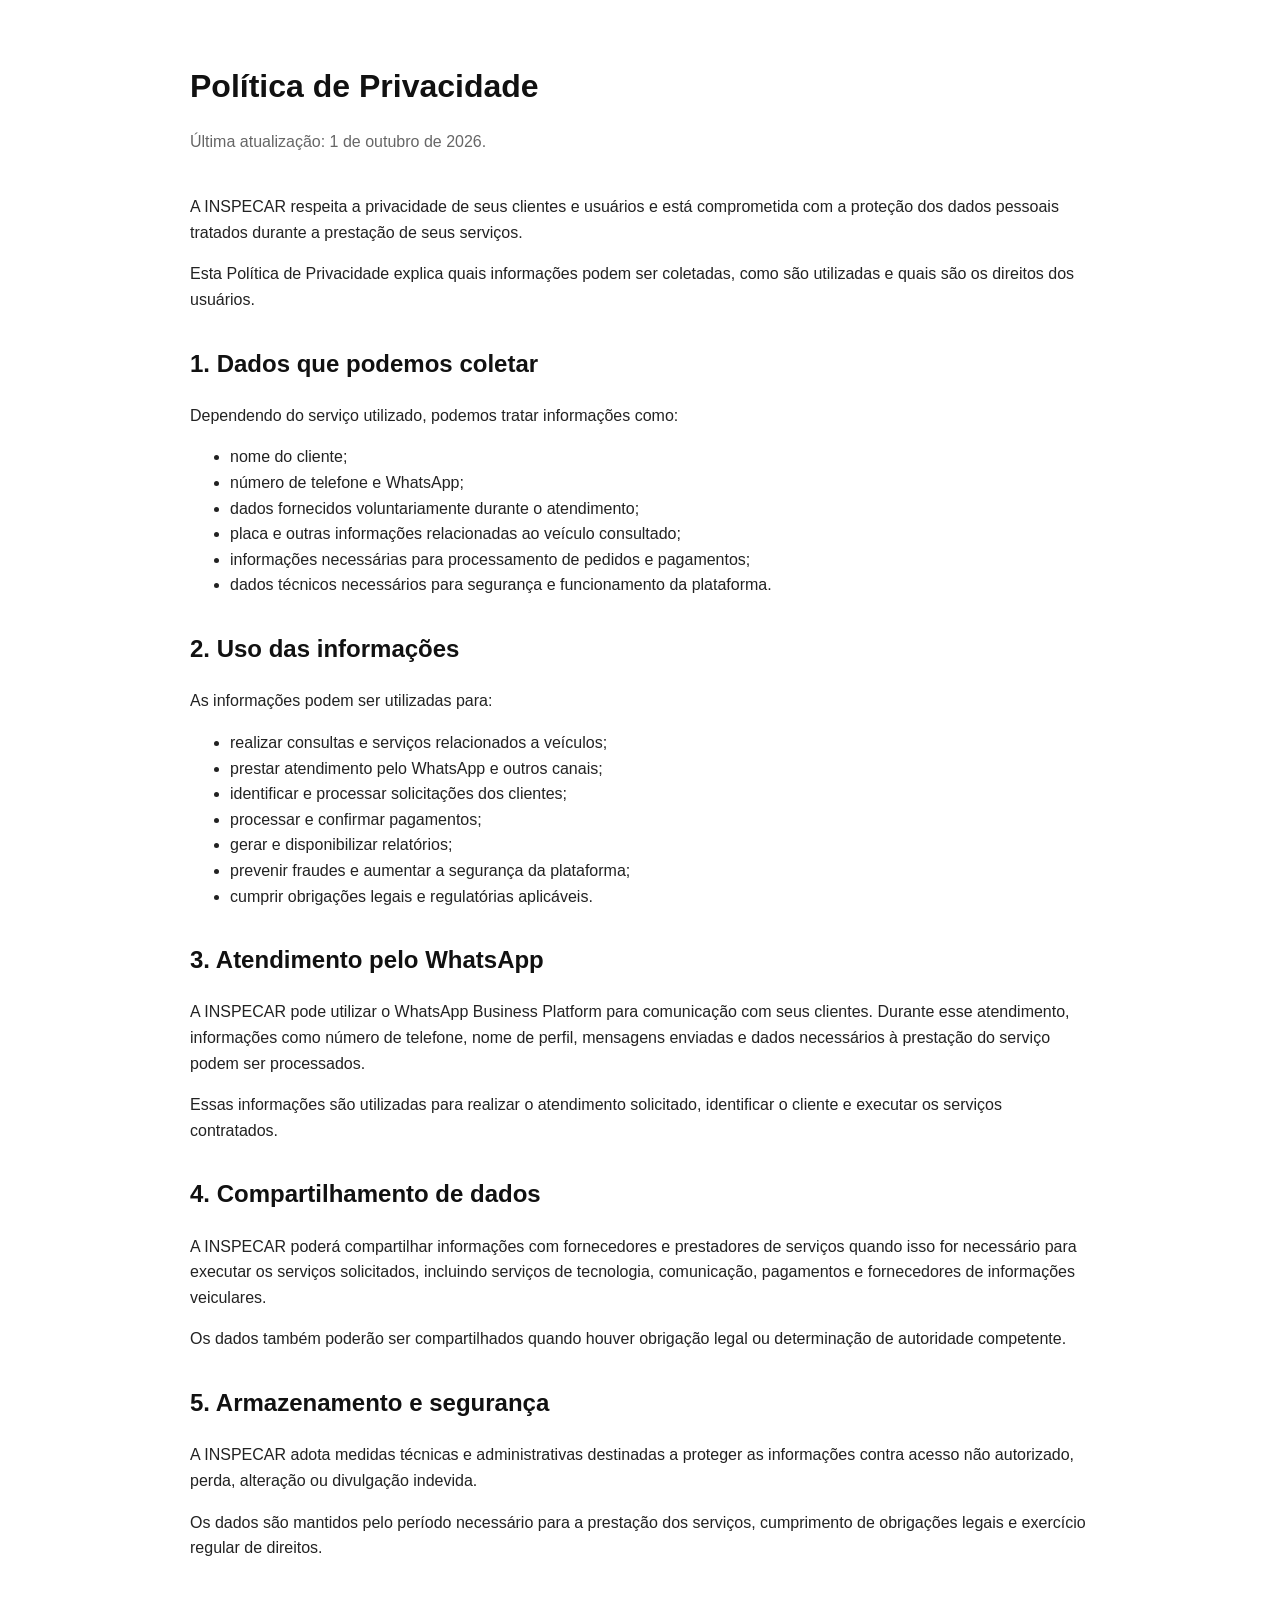
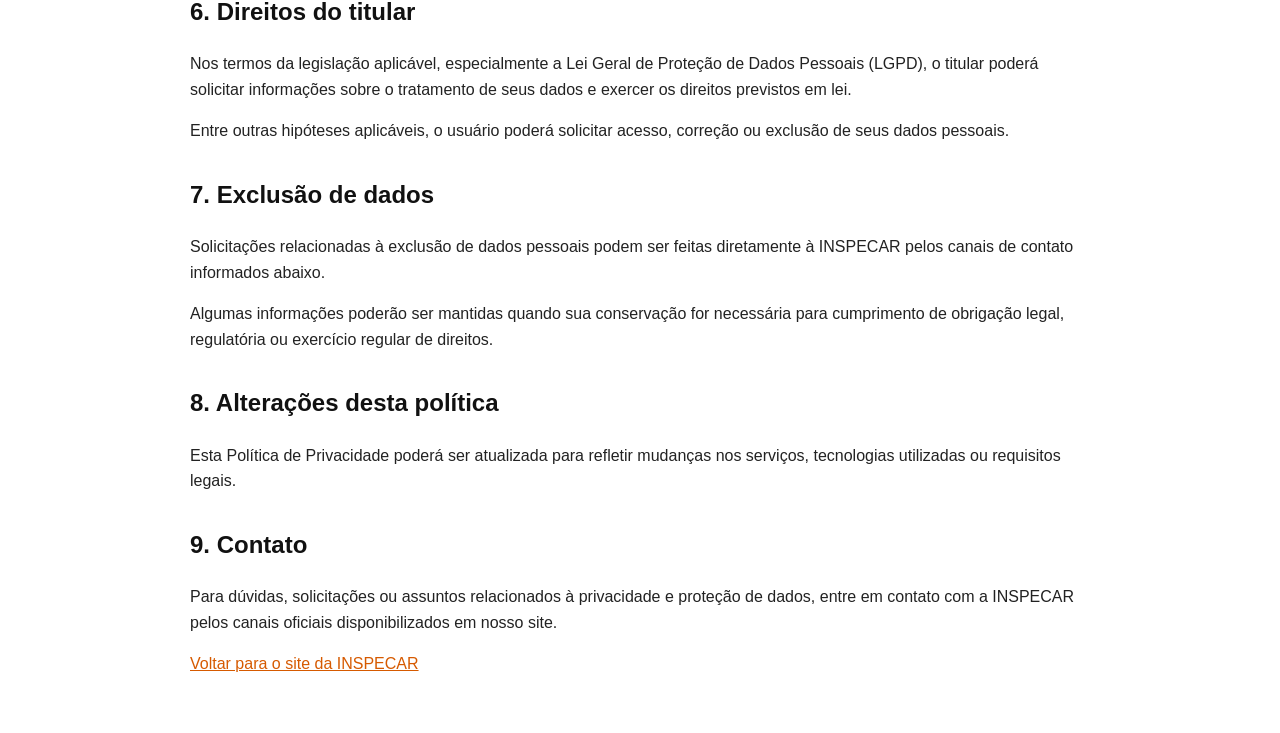
<file: politica-de-privacidade.html>
<!DOCTYPE html>
<html lang="pt-BR">
<head>
  <meta charset="UTF-8">
  <meta name="viewport" content="width=device-width, initial-scale=1.0">
  <title>Política de Privacidade | INSPECAR</title>

  <style>
    body {
      font-family: Arial, sans-serif;
      line-height: 1.6;
      max-width: 900px;
      margin: 0 auto;
      padding: 40px 20px;
      color: #222;
      background: #fff;
    }

    h1, h2 {
      color: #111;
    }

    h1 {
      margin-bottom: 10px;
    }

    h2 {
      margin-top: 32px;
    }

    a {
      color: #d65a00;
    }

    .updated {
      color: #666;
      margin-bottom: 40px;
    }
  </style>
</head>

<body>

  <h1>Política de Privacidade</h1>
  <p class="updated">Última atualização: 1 de outubro de 2026.</p>

  <p>
    A INSPECAR respeita a privacidade de seus clientes e usuários e está
    comprometida com a proteção dos dados pessoais tratados durante a
    prestação de seus serviços.
  </p>

  <p>
    Esta Política de Privacidade explica quais informações podem ser
    coletadas, como são utilizadas e quais são os direitos dos usuários.
  </p>

  <h2>1. Dados que podemos coletar</h2>

  <p>Dependendo do serviço utilizado, podemos tratar informações como:</p>

  <ul>
    <li>nome do cliente;</li>
    <li>número de telefone e WhatsApp;</li>
    <li>dados fornecidos voluntariamente durante o atendimento;</li>
    <li>placa e outras informações relacionadas ao veículo consultado;</li>
    <li>informações necessárias para processamento de pedidos e pagamentos;</li>
    <li>dados técnicos necessários para segurança e funcionamento da plataforma.</li>
  </ul>

  <h2>2. Uso das informações</h2>

  <p>As informações podem ser utilizadas para:</p>

  <ul>
    <li>realizar consultas e serviços relacionados a veículos;</li>
    <li>prestar atendimento pelo WhatsApp e outros canais;</li>
    <li>identificar e processar solicitações dos clientes;</li>
    <li>processar e confirmar pagamentos;</li>
    <li>gerar e disponibilizar relatórios;</li>
    <li>prevenir fraudes e aumentar a segurança da plataforma;</li>
    <li>cumprir obrigações legais e regulatórias aplicáveis.</li>
  </ul>

  <h2>3. Atendimento pelo WhatsApp</h2>

  <p>
    A INSPECAR pode utilizar o WhatsApp Business Platform para comunicação
    com seus clientes. Durante esse atendimento, informações como número de
    telefone, nome de perfil, mensagens enviadas e dados necessários à
    prestação do serviço podem ser processados.
  </p>

  <p>
    Essas informações são utilizadas para realizar o atendimento solicitado,
    identificar o cliente e executar os serviços contratados.
  </p>

  <h2>4. Compartilhamento de dados</h2>

  <p>
    A INSPECAR poderá compartilhar informações com fornecedores e prestadores
    de serviços quando isso for necessário para executar os serviços
    solicitados, incluindo serviços de tecnologia, comunicação, pagamentos e
    fornecedores de informações veiculares.
  </p>

  <p>
    Os dados também poderão ser compartilhados quando houver obrigação legal
    ou determinação de autoridade competente.
  </p>

  <h2>5. Armazenamento e segurança</h2>

  <p>
    A INSPECAR adota medidas técnicas e administrativas destinadas a proteger
    as informações contra acesso não autorizado, perda, alteração ou
    divulgação indevida.
  </p>

  <p>
    Os dados são mantidos pelo período necessário para a prestação dos
    serviços, cumprimento de obrigações legais e exercício regular de
    direitos.
  </p>

  <h2>6. Direitos do titular</h2>

  <p>
    Nos termos da legislação aplicável, especialmente a Lei Geral de Proteção
    de Dados Pessoais (LGPD), o titular poderá solicitar informações sobre o
    tratamento de seus dados e exercer os direitos previstos em lei.
  </p>

  <p>
    Entre outras hipóteses aplicáveis, o usuário poderá solicitar acesso,
    correção ou exclusão de seus dados pessoais.
  </p>

  <h2>7. Exclusão de dados</h2>

  <p>
    Solicitações relacionadas à exclusão de dados pessoais podem ser feitas
    diretamente à INSPECAR pelos canais de contato informados abaixo.
  </p>

  <p>
    Algumas informações poderão ser mantidas quando sua conservação for
    necessária para cumprimento de obrigação legal, regulatória ou exercício
    regular de direitos.
  </p>

  <h2>8. Alterações desta política</h2>

  <p>
    Esta Política de Privacidade poderá ser atualizada para refletir mudanças
    nos serviços, tecnologias utilizadas ou requisitos legais.
  </p>

  <h2>9. Contato</h2>

  <p>
    Para dúvidas, solicitações ou assuntos relacionados à privacidade e
    proteção de dados, entre em contato com a INSPECAR pelos canais oficiais
    disponibilizados em nosso site.
  </p>

  <p>
    <a href="/">Voltar para o site da INSPECAR</a>
  </p>

</body>
</html>
</file>
